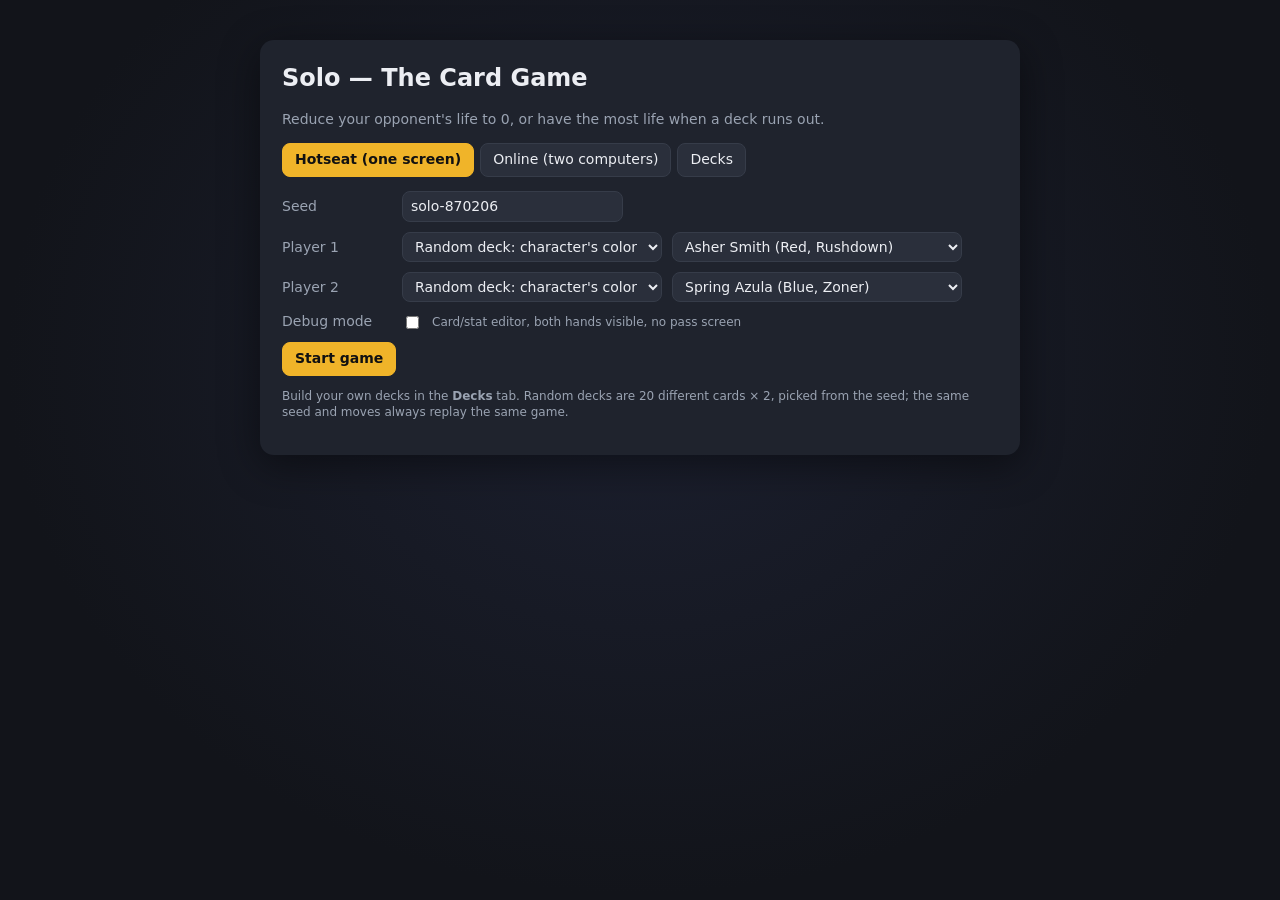
<file: index.html>
<!doctype html>
<html lang="en">
<head>
<meta charset="utf-8">
<meta name="viewport" content="width=device-width, initial-scale=1">
<title>Solo — The Card Game</title>
<link rel="stylesheet" href="style.css">
</head>
<body>
<div id="app"></div>
<script src="js/cards-data.js"></script>
<script src="js/rng.js"></script>
<script src="js/engine.js"></script>
<script src="js/effects.js"></script>
<script src="js/card-text.js"></script>
<script src="js/decks.js"></script>
<script src="js/online.js"></script>
<script src="js/net.js"></script>
<script src="js/ui.js"></script>
</body>
</html>
</file>
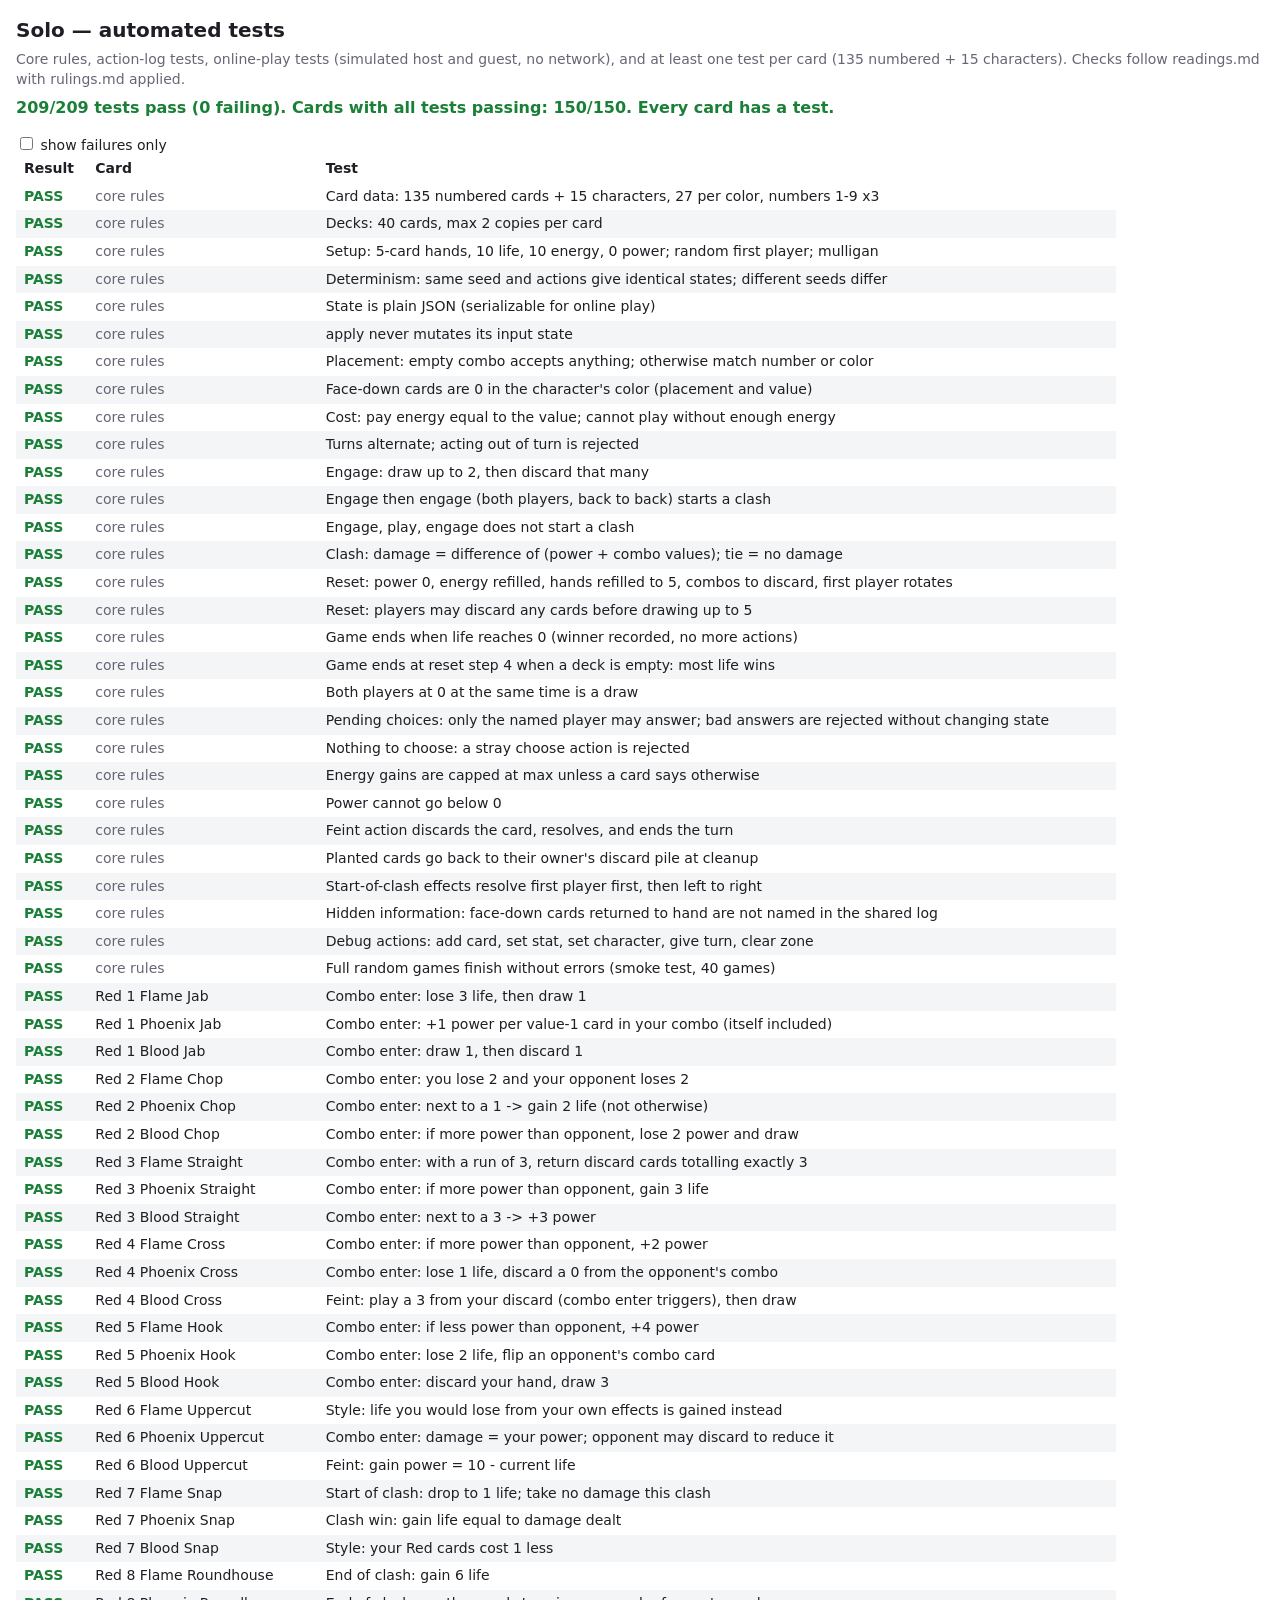
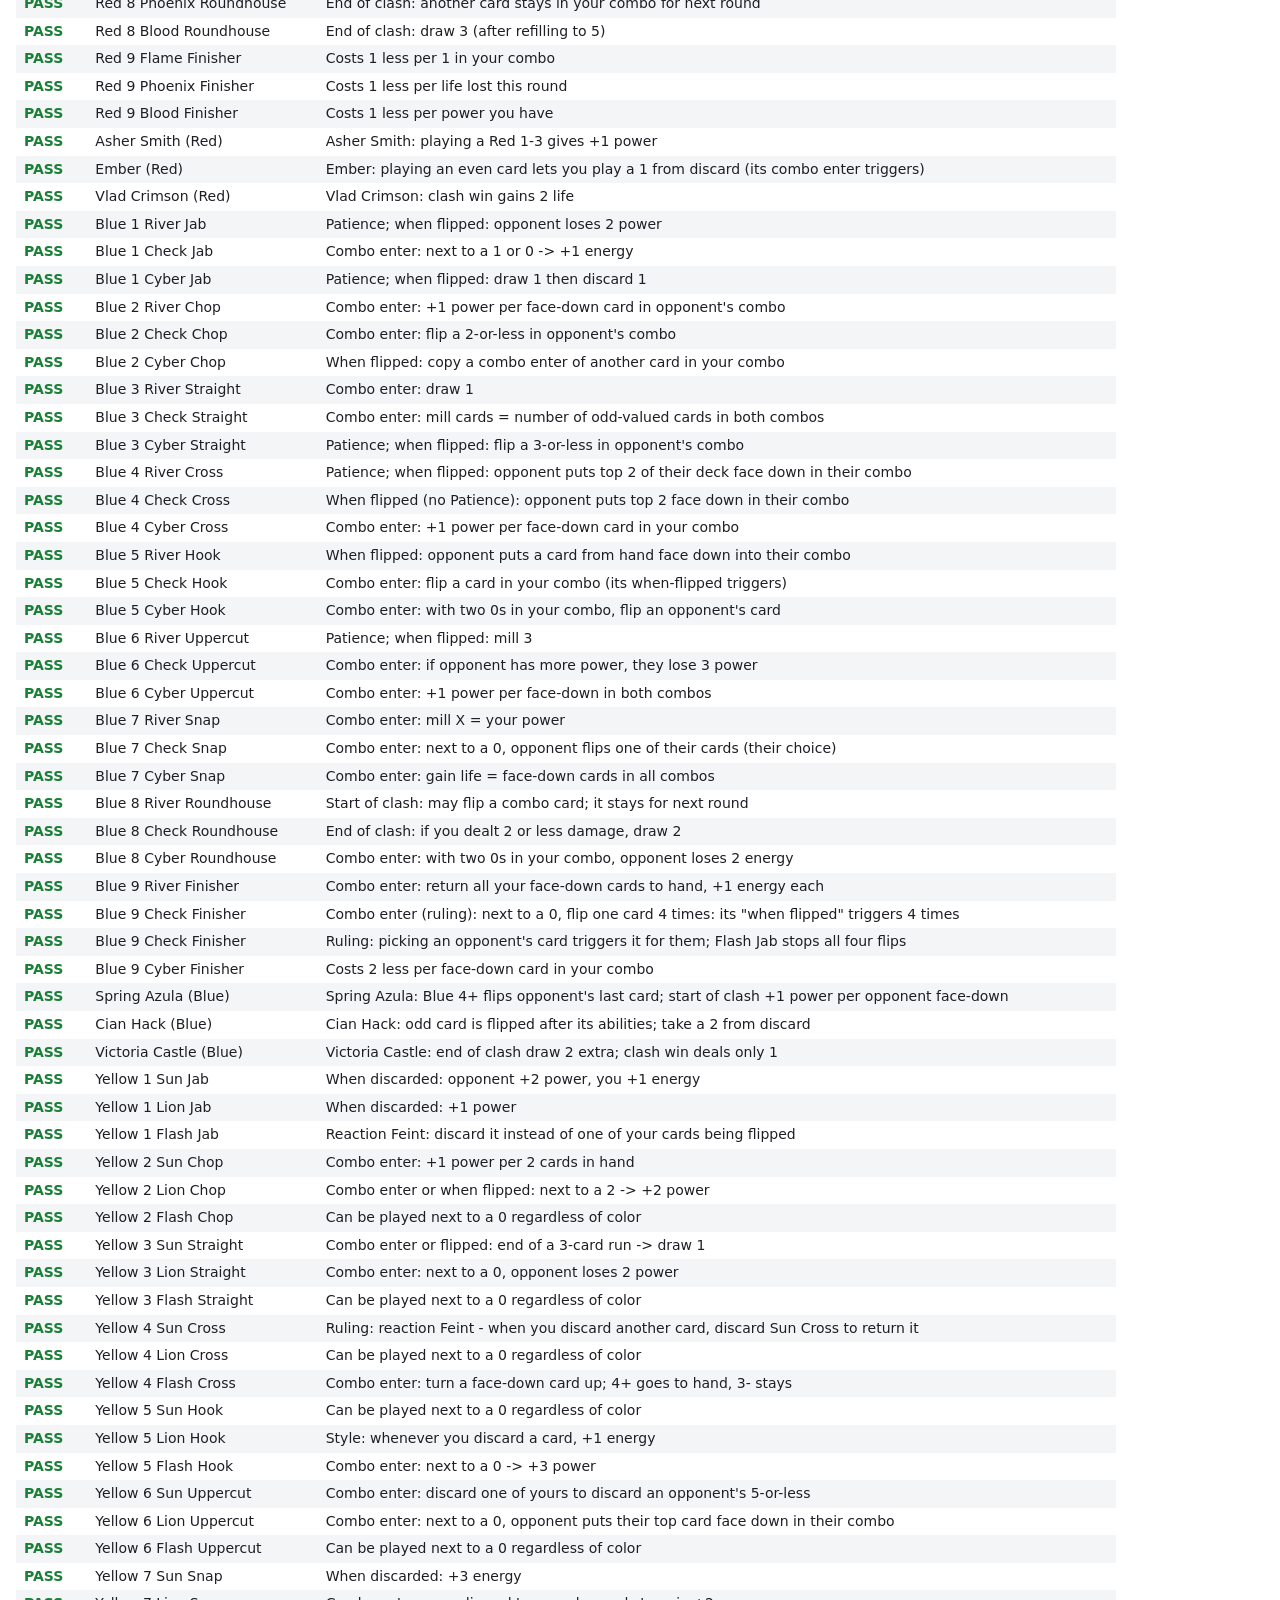
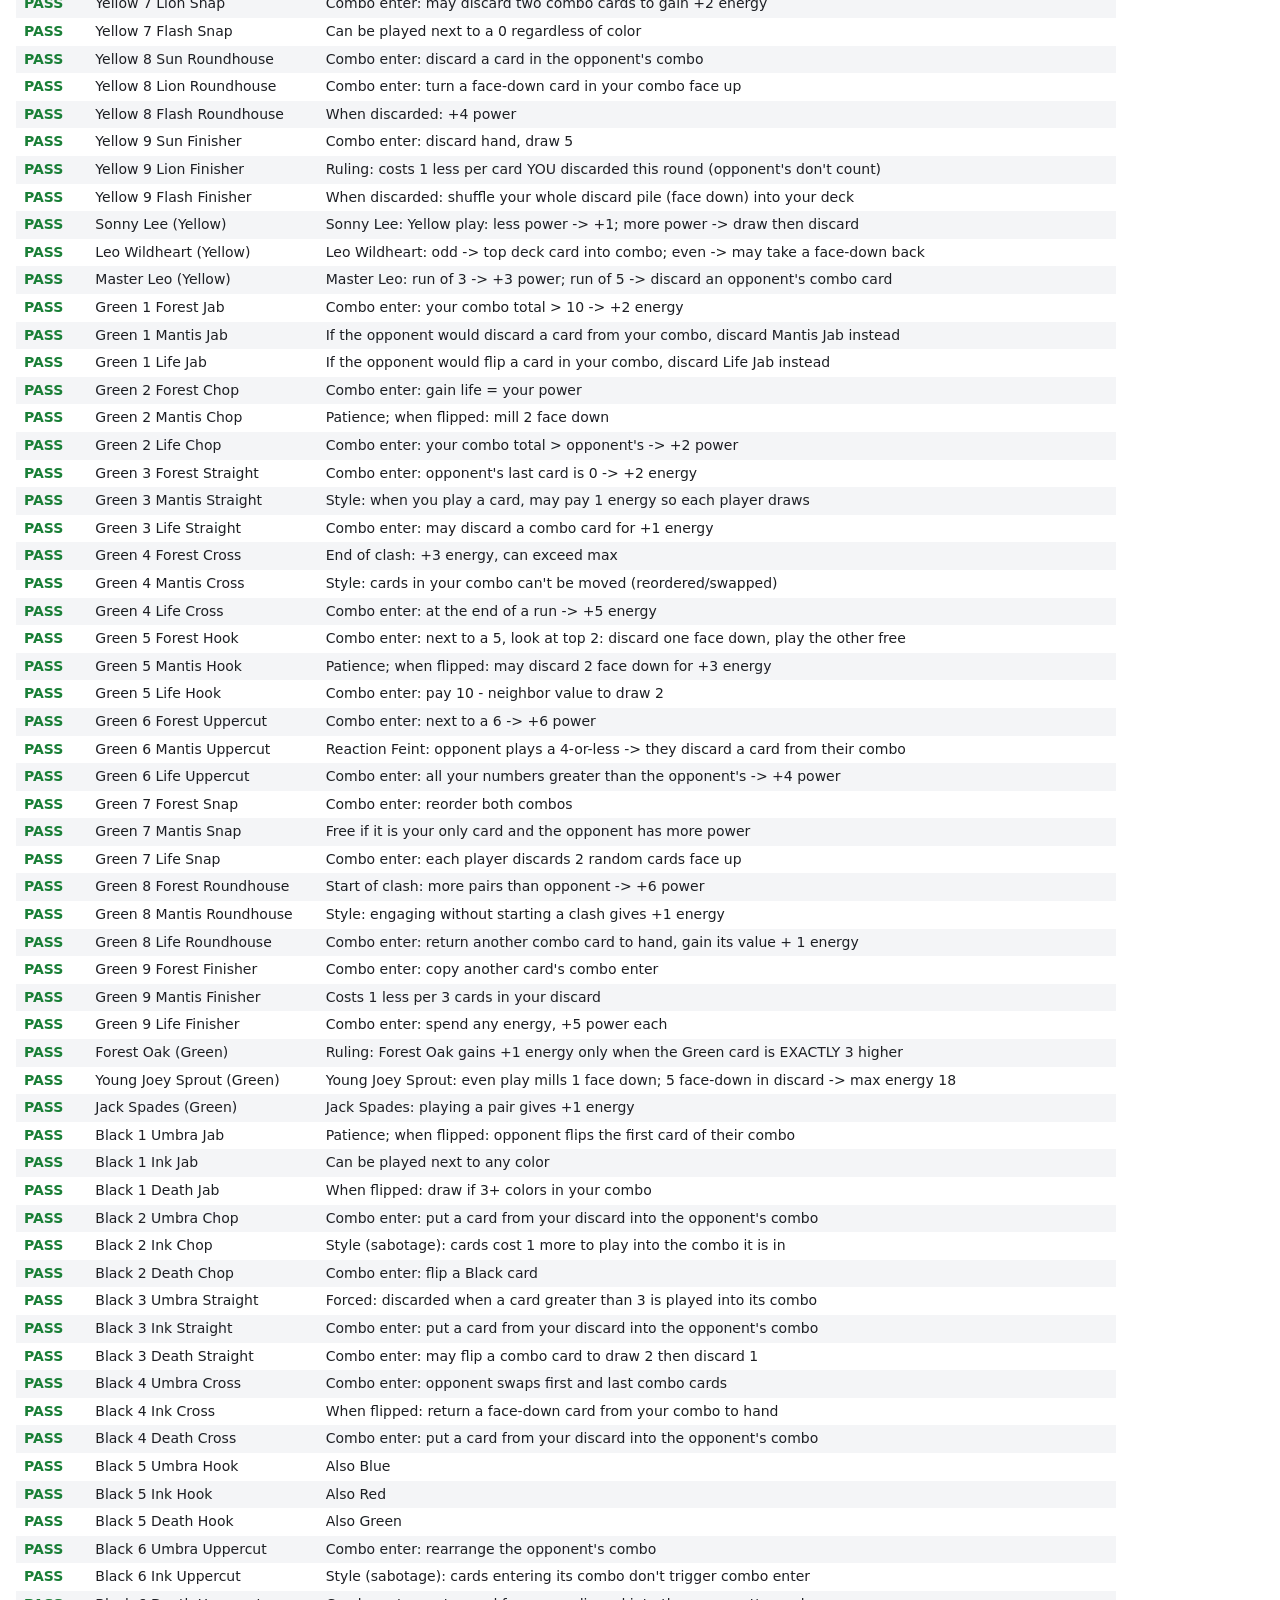
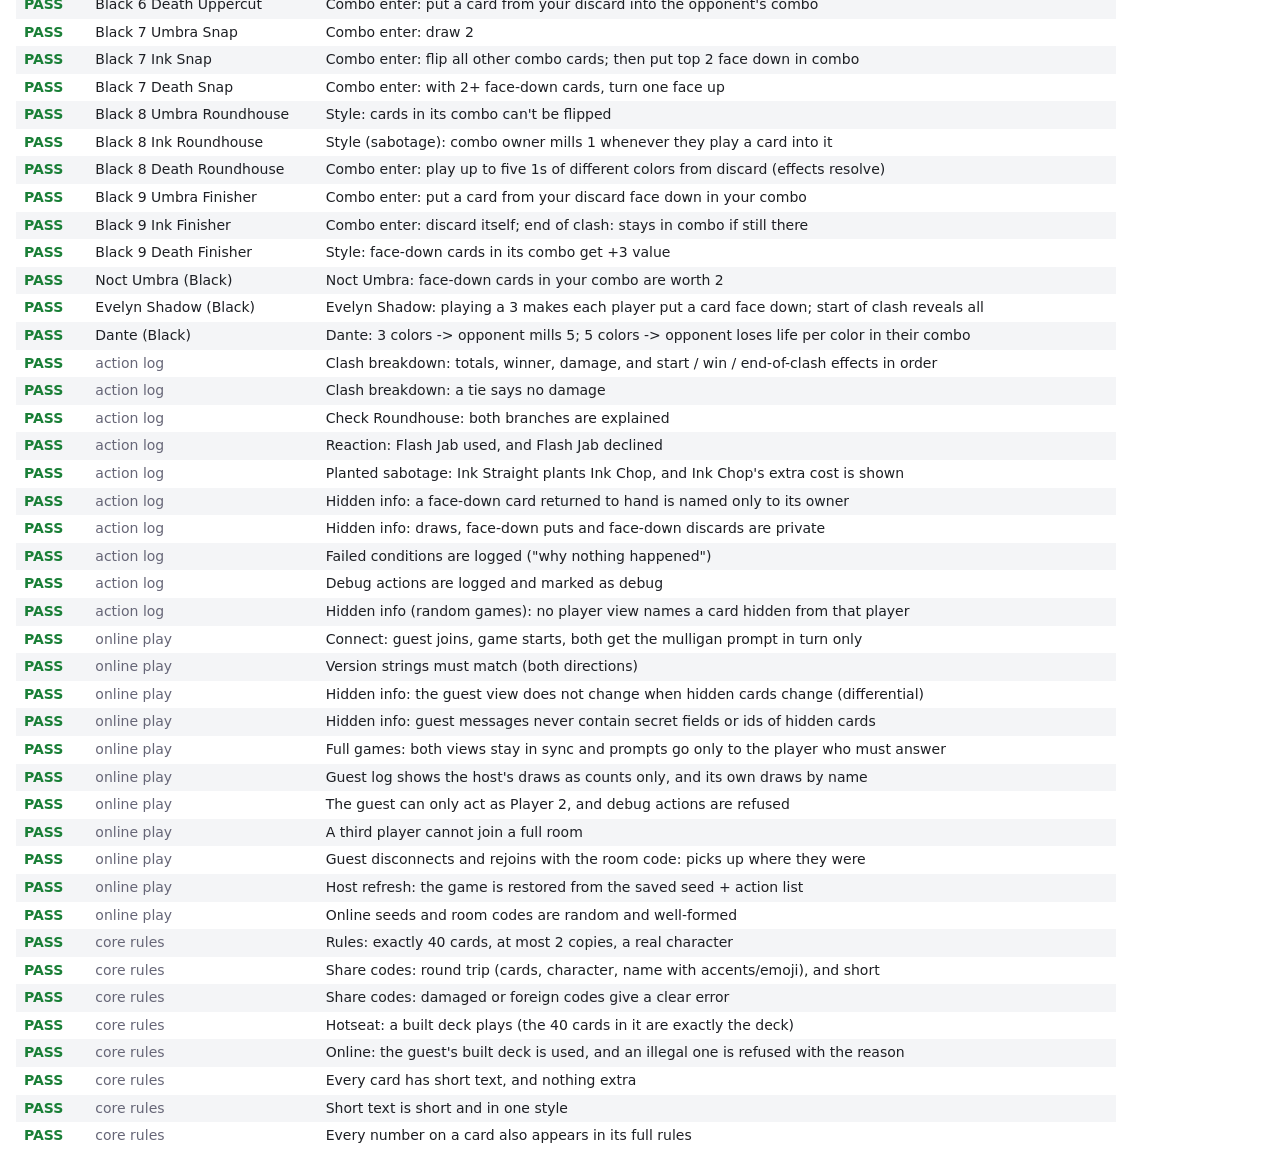
<file: tests.html>
<!doctype html>
<html lang="en">
<head>
<meta charset="utf-8">
<meta name="viewport" content="width=device-width, initial-scale=1">
<title>Solo — Tests</title>
<style>
  :root { --bg: #fff; --text: #1d1f24; --muted: #667; --ok: #1a7f37; --bad: #cf222e; --row: #f4f5f7; }
  @media (prefers-color-scheme: dark) { :root { --bg: #16181d; --text: #e8eaef; --muted: #9aa3b2; --ok: #3fb950; --bad: #f85149; --row: #20242c; } }
  body { background: var(--bg); color: var(--text); font: 14px/1.4 system-ui, sans-serif; margin: 0; padding: 16px; }
  h1 { margin: 0 0 6px; font-size: 20px; }
  .sum { font-size: 16px; font-weight: 700; margin: 8px 0 14px; }
  .sum.okc { color: var(--ok); } .sum.badc { color: var(--bad); }
  table { border-collapse: collapse; width: 100%; max-width: 1100px; }
  td, th { text-align: left; padding: 4px 8px; vertical-align: top; }
  tr:nth-child(even) td { background: var(--row); }
  .p { color: var(--ok); font-weight: 700; } .f { color: var(--bad); font-weight: 700; }
  .err { color: var(--bad); font-size: 12px; }
  .muted { color: var(--muted); }
  label { margin-right: 12px; }
  pre#json { display: none; }
</style>
</head>
<body>
<h1>Solo — automated tests</h1>
<div class="muted">Core rules, action-log tests, online-play tests (simulated host and guest, no network), and at least one test per card (135 numbered + 15 characters). Checks follow readings.md with rulings.md applied.</div>
<div id="sum" class="sum">Running…</div>
<label><input type="checkbox" id="onlyFail"> show failures only</label>
<table><thead><tr><th>Result</th><th>Card</th><th>Test</th></tr></thead><tbody id="rows"></tbody></table>
<pre id="json"></pre>
<script src="js/cards-data.js"></script>
<script src="js/rng.js"></script>
<script src="js/engine.js"></script>
<script src="js/effects.js"></script>
<script src="js/card-text.js"></script>
<script src="js/decks.js"></script>
<script src="js/online.js"></script>
<script src="tests/harness.js"></script>
<script src="tests/core.test.js"></script>
<script src="tests/cards.test.js"></script>
<script src="tests/log.test.js"></script>
<script src="tests/online.test.js"></script>
<script src="tests/decks.test.js"></script>
<script src="tests/card-text.test.js"></script>
<script>
(function () {
  const results = T.run();
  const esc = t => String(t).replace(/[&<>]/g, c => ({ '&': '&amp;', '<': '&lt;', '>': '&gt;' }[c]));
  const cardIds = Object.keys(Solo.DATA);
  const covered = new Set(results.filter(r => r.card).map(r => r.card));
  const missing = cardIds.filter(id => !covered.has(id));
  const perCard = {};
  results.filter(r => r.card).forEach(r => { perCard[r.card] = (perCard[r.card] !== false) && r.pass; });
  const pass = results.filter(r => r.pass).length, fail = results.length - pass;
  const cardsPass = Object.values(perCard).filter(Boolean).length;
  const sum = document.getElementById('sum');
  sum.textContent = `${pass}/${results.length} tests pass (${fail} failing). Cards with all tests passing: ${cardsPass}/150.` +
    (missing.length ? ` Cards without a test: ${missing.join(', ')}` : ' Every card has a test.');
  sum.className = 'sum ' + (fail || missing.length ? 'badc' : 'okc');
  const label = id => { const d = Solo.DATA[id]; return d.kind === 'number' ? `${d.color} ${d.number} ${d.name}` : `${d.name} (${d.color})`; };
  const draw = () => {
    const only = document.getElementById('onlyFail').checked;
    document.getElementById('rows').innerHTML = results.filter(r => !only || !r.pass).map(r =>
      `<tr><td class="${r.pass ? 'p' : 'f'}">${r.pass ? 'PASS' : 'FAIL'}</td><td>${r.card ? esc(label(r.card)) : `<span class="muted">${({ log: 'action log', online: 'online play' })[r.group] || 'core rules'}</span>`}</td>
       <td>${esc(r.name)}${r.pass ? '' : `<div class="err">${esc(r.error)}</div>`}</td></tr>`).join('');
  };
  document.getElementById('onlyFail').onchange = draw;
  draw();
  document.getElementById('json').textContent = JSON.stringify({ pass, fail, total: results.length, missing, perCard, results });
  document.title = `Solo tests: ${pass}/${results.length}`;
})();
</script>
</body>
</html>
</file>
<file: style.css>
:root {
  --bg: #12141a; --bg2: #181b23; --panel: #1f232d; --panel2: #2a2f3b; --text: #eceef3; --muted: #9aa3b2;
  --accent: #f0b429; --danger: #e5484d; --ok: #3fb950; --info: #5b8fd9; --border: #363c49;
  --red: #c0392b; --blue: #2f6fd0; --yellow: #d4a80a; --green: #2e8b57; --black: #3d3d46;
  --cw: 150px; --ch: 172px;
}
* { box-sizing: border-box; }
body { margin: 0; background: radial-gradient(ellipse at 50% 40%, #1c2030 0%, var(--bg) 70%) fixed; color: var(--text);
  font: 14px/1.4 system-ui, -apple-system, "Segoe UI", sans-serif; }
button { font: inherit; background: var(--panel2); color: var(--text); border: 1px solid var(--border); border-radius: 8px; padding: 6px 12px; cursor: pointer; }
button:hover:not(:disabled) { border-color: var(--accent); }
button:disabled { opacity: .45; cursor: not-allowed; }
button.primary { background: var(--accent); color: #111; border-color: var(--accent); font-weight: 700; }
button.danger { border-color: var(--danger); }
select, input { font: inherit; background: var(--panel2); color: var(--text); border: 1px solid var(--border); border-radius: 8px; padding: 5px 8px; }
h1 { font-size: 24px; margin: 0 0 12px; } h2 { font-size: 15px; margin: 0 0 8px; }
.muted { color: var(--muted); } .small { font-size: 12px; }

/* ------------------------------------------------------------ setup */
.setup { max-width: 760px; margin: 40px auto; background: var(--panel); padding: 22px; border-radius: 14px; box-shadow: 0 10px 40px #0007; }
.setup .row { display: flex; flex-wrap: wrap; gap: 10px; align-items: center; margin-bottom: 10px; }
.setup label { min-width: 110px; color: var(--muted); }
.tabs { display: flex; gap: 6px; margin: 4px 0 14px; }
.tabs button.on { background: var(--accent); color: #111; border-color: var(--accent); font-weight: 700; }
.box2 { background: var(--panel2); border-radius: 10px; padding: 12px 14px; margin: 10px 0; }
.setup .code { font-size: 46px; font-weight: 800; letter-spacing: 8px; color: var(--accent); margin: 6px 0 10px; font-family: ui-monospace, Consolas, monospace; }

/* ------------------------------------------------------------ top bar */
.wrap { max-width: 1500px; margin: 0 auto; padding: 10px 14px; }
.topbar { display: flex; flex-wrap: wrap; gap: 14px; align-items: center; background: var(--panel); border-radius: 10px; padding: 8px 12px; margin-bottom: 10px; }
.topbar .turn { font-weight: 800; font-size: 16px; color: var(--accent); }
.topbar .turn.mine { color: #111; background: var(--accent); padding: 2px 10px; border-radius: 6px; }
.topbar .spacer { flex: 1; }
.conn.good { color: var(--ok); } .conn.warn { color: var(--accent); } .conn.bad { color: var(--danger); font-weight: 700; }
.error { background: #4a1f22; border: 1px solid var(--danger); border-radius: 8px; padding: 8px 12px; margin-bottom: 10px; }

.layout { display: grid; grid-template-columns: minmax(0, 1fr) 310px; gap: 12px; }
.layout > *, .arena > * { min-width: 0; }
.side { display: flex; flex-direction: column; gap: 10px; position: sticky; top: 10px; align-self: start; max-height: calc(100vh - 20px); }

/* ------------------------------------------------------------ arena */
.arena { display: flex; flex-direction: column; gap: 8px; }
.pstrip { display: grid; grid-template-columns: minmax(200px, 260px) 1fr auto; gap: 12px; align-items: center; background: var(--panel); border-radius: 12px; padding: 6px 12px 14px; border: 2px solid transparent; }
.pstrip.active { border-color: var(--accent); box-shadow: 0 0 0 1px var(--accent), 0 0 18px #f0b42933; }
.who { display: flex; gap: 10px; align-items: center; cursor: help; }
.portrait { width: 46px; height: 46px; border-radius: 50%; display: grid; place-items: center; font-weight: 800; font-size: 18px; color: #fff; flex: none; border: 2px solid #ffffff44; }
.who .pn { font-weight: 800; }
.who .cname { font-size: 12px; color: var(--muted); }
.who .first { font-size: 11px; color: var(--accent); }
.bars { display: grid; grid-template-columns: repeat(4, minmax(80px, 1fr)); gap: 6px 10px; }
.stat { position: relative; background: var(--panel2); border-radius: 8px; padding: 3px 8px; overflow: visible; }
.stat .k { font-size: 11px; color: var(--muted); }
.stat .v { font-size: 17px; line-height: 1.1; font-weight: 800; }
.stat .v small { font-size: 12px; color: var(--muted); font-weight: 600; }
.stat .meter { height: 4px; background: #0005; border-radius: 3px; margin-top: 2px; overflow: hidden; }
.stat .meter i { display: block; height: 100%; border-radius: 3px; transition: width .4s; }
.stat.life .meter i { background: var(--danger); } .stat.energy .meter i { background: var(--accent); }
.stat.total { background: #2b2a1c; }
.float { position: absolute; right: 6px; top: -6px; font-weight: 800; font-size: 16px; pointer-events: none; animation: floatup 1.6s ease-out forwards; text-shadow: 0 1px 3px #000; }
.float.up { color: var(--ok); } .float.down { color: var(--danger); }
@keyframes floatup { from { opacity: 1; transform: translateY(0); } to { opacity: 0; transform: translateY(-26px); } }
.piles { display: flex; gap: 8px; align-items: center; }
.pile { width: 50px; height: 68px; border-radius: 7px; display: grid; place-items: center; font-weight: 800; font-size: 15px; background: repeating-linear-gradient(45deg, #2c2c36, #2c2c36 5px, #34343f 5px, #34343f 10px); border: 1px solid #ffffff22; position: relative; }
.pile .pl { position: absolute; bottom: -16px; font-size: 10px; font-weight: 600; color: var(--muted); white-space: nowrap; }
button.pile { padding: 0; background: #262b36; }
.backs { display: flex; align-items: center; }
.backs .mini { width: 26px; height: 38px; margin-left: -10px; border-radius: 4px; background: repeating-linear-gradient(45deg, #2c2c36, #2c2c36 4px, #3a3a46 4px, #3a3a46 8px); border: 1px solid #ffffff33; }
.backs .mini:first-child { margin-left: 0; }
.backs .cnt { margin-left: 8px; color: var(--muted); font-size: 12px; }

.lane { background: #ffffff06; border: 1px dashed #ffffff1a; border-radius: 12px; padding: 8px 10px; min-height: 70px; display: flex; gap: 10px; align-items: center; }
.lane .card { --cw: 128px; --ch: 150px; }
.lane .card .n { font-size: 24px; }
.lane .card .nm { font-size: 12.5px; }
.lane .card .tx { font-size: 11px; }
.lane .lanelbl { writing-mode: vertical-rl; transform: rotate(180deg); font-size: 11px; color: var(--muted); letter-spacing: 1px; text-transform: uppercase; }
.lane .cards { flex: 1; }
.lane .sum { text-align: center; min-width: 64px; }
.lane .sum b { display: block; font-size: 26px; }
.lane .sum span { font-size: 11px; color: var(--muted); }
.vs { display: flex; align-items: center; gap: 12px; justify-content: center; font-size: 13px; color: var(--muted); }
.vs .warn { color: var(--accent); font-weight: 700; }
.cards { display: flex; flex-wrap: wrap; gap: 8px; min-height: 30px; align-items: flex-end; }
.hand { padding: 14px 2px 6px; flex-wrap: nowrap; overflow-x: auto; align-items: stretch; }
.hand .card { flex: none; }
.empty { color: var(--muted); font-size: 12px; font-style: italic; }

/* ------------------------------------------------------------ cards */
.card { width: var(--cw); min-height: var(--ch); border-radius: 10px; padding: 7px 9px 8px; color: #fff; position: relative; display: flex; flex-direction: column; gap: 2px;
  border: 2px solid #ffffff2a; box-shadow: 0 3px 8px #0006; font-size: 11px; cursor: default; transition: transform .15s, box-shadow .15s; user-select: none; }
.card .top { display: flex; gap: 8px; align-items: center; padding-bottom: 4px; margin-bottom: 2px; border-bottom: 1px solid #ffffff33; }
.card .n { font-size: 30px; font-weight: 900; line-height: 1; text-shadow: 0 2px 2px #0005; }
.card .nm { font-weight: 800; font-size: 14px; line-height: 1.1; }
.card .tx { font-size: 12px; line-height: 1.3; }
.card .btns { margin-top: auto; display: flex; flex-wrap: wrap; gap: 3px; }
.card .btns button { padding: 2px 7px; font-size: 11px; font-weight: 700; }
.card .val { position: absolute; right: -6px; bottom: -6px; min-width: 26px; height: 26px; border-radius: 13px; background: #111; border: 2px solid var(--accent); color: var(--accent); font-weight: 800; display: grid; place-items: center; font-size: 13px; padding: 0 5px; }
.card .tag { position: absolute; top: -8px; left: 6px; font-size: 10px; background: #000b; border-radius: 4px; padding: 0 5px; }
.card.Red { background: linear-gradient(160deg, #d9493a, #8e2219); }
.card.Blue { background: linear-gradient(160deg, #3f82e4, #1d4a96); }
.card.Yellow { background: linear-gradient(160deg, #f0c82c, #a57f05); color: #1a1600; }
.card.Yellow .btns button { color: var(--text); }
.card.Green { background: linear-gradient(160deg, #3aa76a, #1c5e39); }
.card.Black { background: linear-gradient(160deg, #565662, #26262d); }
.card.back { background: repeating-linear-gradient(45deg, #2d2d38, #2d2d38 7px, #373744 7px, #373744 14px); color: #ccd; align-items: center; justify-content: center; text-align: center; }
.card.back .nm { font-size: 11px; opacity: .8; }
.card.back .peek { font-size: 10.5px; color: #b9d3ff; margin-top: 4px; }
.card.silenced { outline: 2px dashed var(--muted); }
.card[data-cid] { cursor: pointer; }
.hand .card.playable { cursor: pointer; }
.hand .card.playable:hover, .hand .card.sel { transform: translateY(-10px); box-shadow: 0 10px 20px #000a; }
.hand .card.unplayable { filter: saturate(.55) brightness(.8); }
.card.sel { border-color: #fff; }
.card.opt { cursor: pointer; border-color: var(--accent); box-shadow: 0 0 0 2px var(--accent), 0 0 18px #f0b429aa; animation: pulse 1.4s infinite; }
.card.picked { border-color: var(--ok); box-shadow: 0 0 0 3px var(--ok), 0 0 16px #3fb950aa; animation: none; transform: translateY(-6px); }
.card.feintable { border-color: #c08bff; box-shadow: 0 0 0 2px #c08bff88; }
@keyframes pulse { 50% { box-shadow: 0 0 0 2px var(--accent), 0 0 4px #f0b42955; } }
.card.enter { animation: enter .45s ease-out; }
@keyframes enter { from { transform: translateY(-30px) scale(1.15); opacity: 0; } to { transform: none; opacity: 1; } }
.card.flipped { animation: flipin .5s ease-out; }
@keyframes flipin { from { transform: rotateY(90deg); } to { transform: none; } }
.card .why { font-size: 10px; background: #000a; color: #fff; border-radius: 4px; padding: 2px 4px; }

/* ------------------------------------------------------------ prompt / action bar */
.decide { background: linear-gradient(180deg, #3a3220, #2a2618); border: 2px solid var(--accent); border-radius: 12px; padding: 10px 12px; }
.decide.wait { background: var(--panel); border-color: var(--border); color: var(--muted); text-align: center; font-style: italic; }
.decide .q { font-weight: 700; font-size: 15px; }
.decide .q .who2 { color: var(--accent); }
.decide .hint { font-size: 12px; color: var(--muted); margin-top: 2px; }
.decide .opts { display: flex; flex-wrap: wrap; gap: 10px; margin-top: 10px; align-items: flex-end; }
.decide .optcard { display: flex; flex-direction: column; align-items: center; gap: 3px; }
.decide .optcard .loc { font-size: 10.5px; color: var(--muted); max-width: var(--cw); text-align: center; }
.decide .row { display: flex; flex-wrap: wrap; gap: 8px; align-items: center; margin-top: 10px; }
.decide .stepper { display: flex; align-items: center; gap: 6px; }
.decide .stepper b { font-size: 22px; min-width: 34px; text-align: center; }
.engage { display: flex; flex-wrap: wrap; gap: 8px; align-items: center; margin-top: 8px; }

/* ------------------------------------------------------------ side: inspector + log */
.inspector { background: var(--panel); border-radius: 10px; padding: 10px; min-height: 120px; }
.inspector .big { display: flex; gap: 10px; }
.inspector .big { flex-direction: column; }
.inspector .big .card { --cw: 180px; --ch: 220px; flex: none; }
.inspector .full { font-size: 12.5px; }
.inspector .full .t { font-weight: 800; font-size: 14px; margin-bottom: 4px; }
.inspector .full .short { font-size: 13.5px; margin-bottom: 6px; }
.inspector .full .rules { font-size: 12px; color: #cfd5e0; }
.card .tx b { font-weight: 800; }
.inspector .full .orig { margin-top: 6px; font-size: 11.5px; color: var(--muted); font-style: italic; }
.inspector .closebtn { display: none; }
.logbox { background: var(--panel); border-radius: 10px; padding: 8px 10px; display: flex; flex-direction: column; min-height: 0; flex: 1; }
.logtitle { font-weight: 800; margin-bottom: 4px; display: flex; gap: 8px; align-items: baseline; }
.logtitle button { margin-left: auto; padding: 1px 8px; font-size: 12px; display: none; }
.log { overflow-y: auto; font-size: 12px; min-height: 160px; flex: 1; }
.log div { padding: 2px 0 2px 6px; border-bottom: 1px solid #2a2e36; border-left: 2px solid transparent; }
.log div.head { color: var(--accent); font-weight: 800; padding-top: 6px; }
.log div.mine { color: #b9d3ff; border-left-color: var(--info); }
.log div.dbg { color: #7fd69a; font-style: italic; }
.log div.fresh { background: #f0b42918; }
.debug { background: #1e2a22; border: 1px solid #2e5a3a; border-radius: 10px; padding: 10px; }
.debug .row { display: flex; flex-wrap: wrap; gap: 6px; align-items: center; margin-bottom: 6px; }
.debug select { max-width: 100%; }

/* ------------------------------------------------------------ overlays */
.overlay { position: fixed; inset: 0; background: #0009; display: flex; align-items: center; justify-content: center; z-index: 20; padding: 16px; }
.modal { background: var(--panel); border-radius: 14px; padding: 18px 20px; max-width: 760px; width: 100%; max-height: 86vh; overflow: auto; box-shadow: 0 20px 60px #000c; }
.modal h2 { font-size: 20px; }
.clashsum { display: grid; grid-template-columns: 1fr auto 1fr; gap: 12px; align-items: center; text-align: center; margin: 10px 0 14px; }
.clashsum .side2 { background: var(--panel2); border-radius: 10px; padding: 10px; }
.clashsum .side2.win { outline: 2px solid var(--ok); }
.clashsum .side2 .tot { font-size: 40px; font-weight: 900; }
.clashsum .side2 .brk { font-size: 12px; color: var(--muted); }
.clashsum .vsbig { font-size: 22px; font-weight: 900; color: var(--accent); }
.clashlines { font-size: 12.5px; }
.clashlines div { padding: 2px 0; border-bottom: 1px solid #2a2e36; }
.clashlines div.head { color: var(--accent); font-weight: 800; }
.result { font-size: 30px; font-weight: 900; text-align: center; margin: 8px 0 14px; }
.result.win { color: var(--ok); } .result.lose { color: var(--danger); }
.pass { position: fixed; inset: 0; background: #0d0f13; display: flex; align-items: center; justify-content: center; z-index: 30; }
.pass .box { text-align: center; background: var(--panel); padding: 30px 40px; border-radius: 14px; }
.pass .who3 { font-size: 30px; font-weight: 900; color: var(--accent); margin: 10px 0 20px; }
.toast { position: fixed; top: 16px; left: 50%; transform: translateX(-50%); background: var(--accent); color: #111; font-weight: 900; font-size: 18px; padding: 8px 22px; border-radius: 30px; z-index: 25; box-shadow: 0 8px 30px #000a; animation: toast 1.8s ease-out forwards; pointer-events: none; }
@keyframes toast { 0% { opacity: 0; transform: translate(-50%, -10px); } 15% { opacity: 1; transform: translate(-50%, 0); } 80% { opacity: 1; } 100% { opacity: 0; } }

/* ------------------------------------------------------------ narrow screens */
@media (max-width: 1050px) {
  :root { --cw: 140px; --ch: 190px; }
  .layout { grid-template-columns: 1fr; }
  .side { position: static; max-height: none; }
  .card .tx { font-size: 11px; }
  .card .n { font-size: 24px; }
  .pstrip { grid-template-columns: 1fr; gap: 8px; }
  .lane .card { --cw: 118px; --ch: 150px; }
  .bars { grid-template-columns: repeat(4, minmax(60px, 1fr)); }
  .hand { flex-wrap: nowrap; overflow-x: auto; padding-top: 14px; }
  .hand .card { flex: none; }
  .logbox { position: fixed; left: 0; right: 0; bottom: 0; height: 34vh; z-index: 15; border-radius: 12px 12px 0 0; border-top: 2px solid var(--border); }
  .logbox.min { height: auto; }
  .logbox.min .log { display: none; }
  .logtitle button { display: inline-block; }
  .wrap { padding-bottom: 36vh; }
  .wrap.logmin { padding-bottom: 60px; }
  .inspector { display: none; }
  .inspector.pinned { display: block; position: fixed; left: 8px; right: 8px; bottom: 8px; z-index: 18; box-shadow: 0 -10px 40px #000c; }
  .inspector.pinned .closebtn { display: inline-block; float: right; }
}
@media (max-width: 520px) {
  :root { --cw: 132px; --ch: 180px; }
  .wrap { padding-left: 8px; padding-right: 8px; }
  .bars { grid-template-columns: repeat(2, minmax(0, 1fr)); }
  .lane { padding: 6px; gap: 6px; }
  .lane .sum { min-width: 48px; }
  .lane .sum b { font-size: 20px; }
  .topbar { gap: 8px; }
  .lane .card .tx { display: none; }
  .lane .card { --cw: 74px; --ch: 96px; }
  .lane .lanelbl { display: none; }
}

/* ------------------------------------------------------------ deck builder */
.builder .topbar .tabs { margin: 0; }
.dblayout { display: grid; grid-template-columns: minmax(0, 1fr) 340px; gap: 14px; align-items: start; }
.dbf { display: flex; flex-wrap: wrap; gap: 8px; align-items: center; background: var(--panel); border-radius: 10px; padding: 10px; margin-bottom: 10px; }
.dbf #dbtext { flex: 1; min-width: 180px; }
.chips { display: flex; flex-wrap: wrap; gap: 4px; }
.chip { padding: 3px 9px; font-size: 12px; border-radius: 14px; }
.chip[style] { border-left: 6px solid var(--chip); }
.chip.on { background: var(--accent); color: #111; border-color: var(--accent); font-weight: 700; }
.dbgrid { gap: 10px; align-items: stretch; }
.dbcard { cursor: pointer; }
.dbcard:hover { transform: translateY(-3px); }
.dbcard.indeck { border-color: #fff; box-shadow: 0 0 0 2px #ffffffaa, 0 3px 8px #0006; }
.dbcard.n2 { opacity: .75; }
.dbcard .btns { align-items: center; justify-content: space-between; background: #0004; border-radius: 6px; padding: 2px; }
.dbcard .btns button { min-width: 30px; font-size: 15px; padding: 0 6px; }
.dbcard .cnt { font-weight: 800; font-size: 12px; }
.dbpanel { background: var(--panel); border-radius: 12px; padding: 12px; position: sticky; top: 10px; max-height: calc(100vh - 20px); overflow-y: auto; }
.dbpanel .row { display: flex; flex-wrap: wrap; gap: 6px; margin: 6px 0; }
.dbcount { font-size: 14px; margin: 4px 0 8px; }
.dbcount b { font-size: 22px; }
.dbcount.ok b { color: var(--ok); }
.dbcount .meter { height: 6px; background: #0005; border-radius: 4px; overflow: hidden; margin-top: 3px; }
.dbcount .meter i { display: block; height: 100%; background: var(--accent); }
.dbcount.ok .meter i { background: var(--ok); }
.colorbar { display: flex; height: 8px; border-radius: 4px; overflow: hidden; margin-bottom: 8px; }
.curve { display: grid; grid-template-columns: repeat(9, 1fr); gap: 3px; height: 64px; align-items: end; margin-bottom: 10px; }
.curve div { position: relative; height: 100%; display: flex; flex-direction: column; justify-content: flex-end; align-items: center; }
.curve i { display: block; width: 100%; background: var(--info); border-radius: 3px 3px 0 0; min-height: 1px; }
.curve span { font-size: 10px; color: var(--muted); }
.curve b { position: absolute; top: 0; font-size: 10px; }
.dblist { max-height: 40vh; overflow-y: auto; border-top: 1px solid var(--border); border-bottom: 1px solid var(--border); padding: 4px 0; }
.dbrow { display: flex; align-items: center; gap: 6px; padding: 2px 0; font-size: 13px; }
.dbrow .dot { width: 10px; height: 10px; border-radius: 50%; flex: none; }
.dbrow .nn { font-weight: 800; width: 14px; text-align: right; }
.dbrow .nm2 { flex: 1; }
.dbrow .x { color: var(--muted); }
.dbrow button { padding: 0 7px; font-size: 13px; }
.dberr { color: #ffb3b5; font-size: 12.5px; margin: 8px 0; }
.dbok { color: var(--ok); font-weight: 700; margin: 8px 0; }
.dbmsg { background: var(--panel2); border-radius: 8px; padding: 6px 8px; font-size: 12.5px; margin: 6px 0; word-break: break-all; }
.dbsaved { display: flex; flex-direction: column; gap: 4px; }
.dbsaved button { text-align: left; }
.dbsaved button.on { border-color: var(--accent); }
@media (max-width: 1050px) {
  .dblayout { grid-template-columns: 1fr; }
  .dbpanel { position: static; max-height: none; order: -1; }
  .dblist { max-height: 30vh; }
}
</file>
